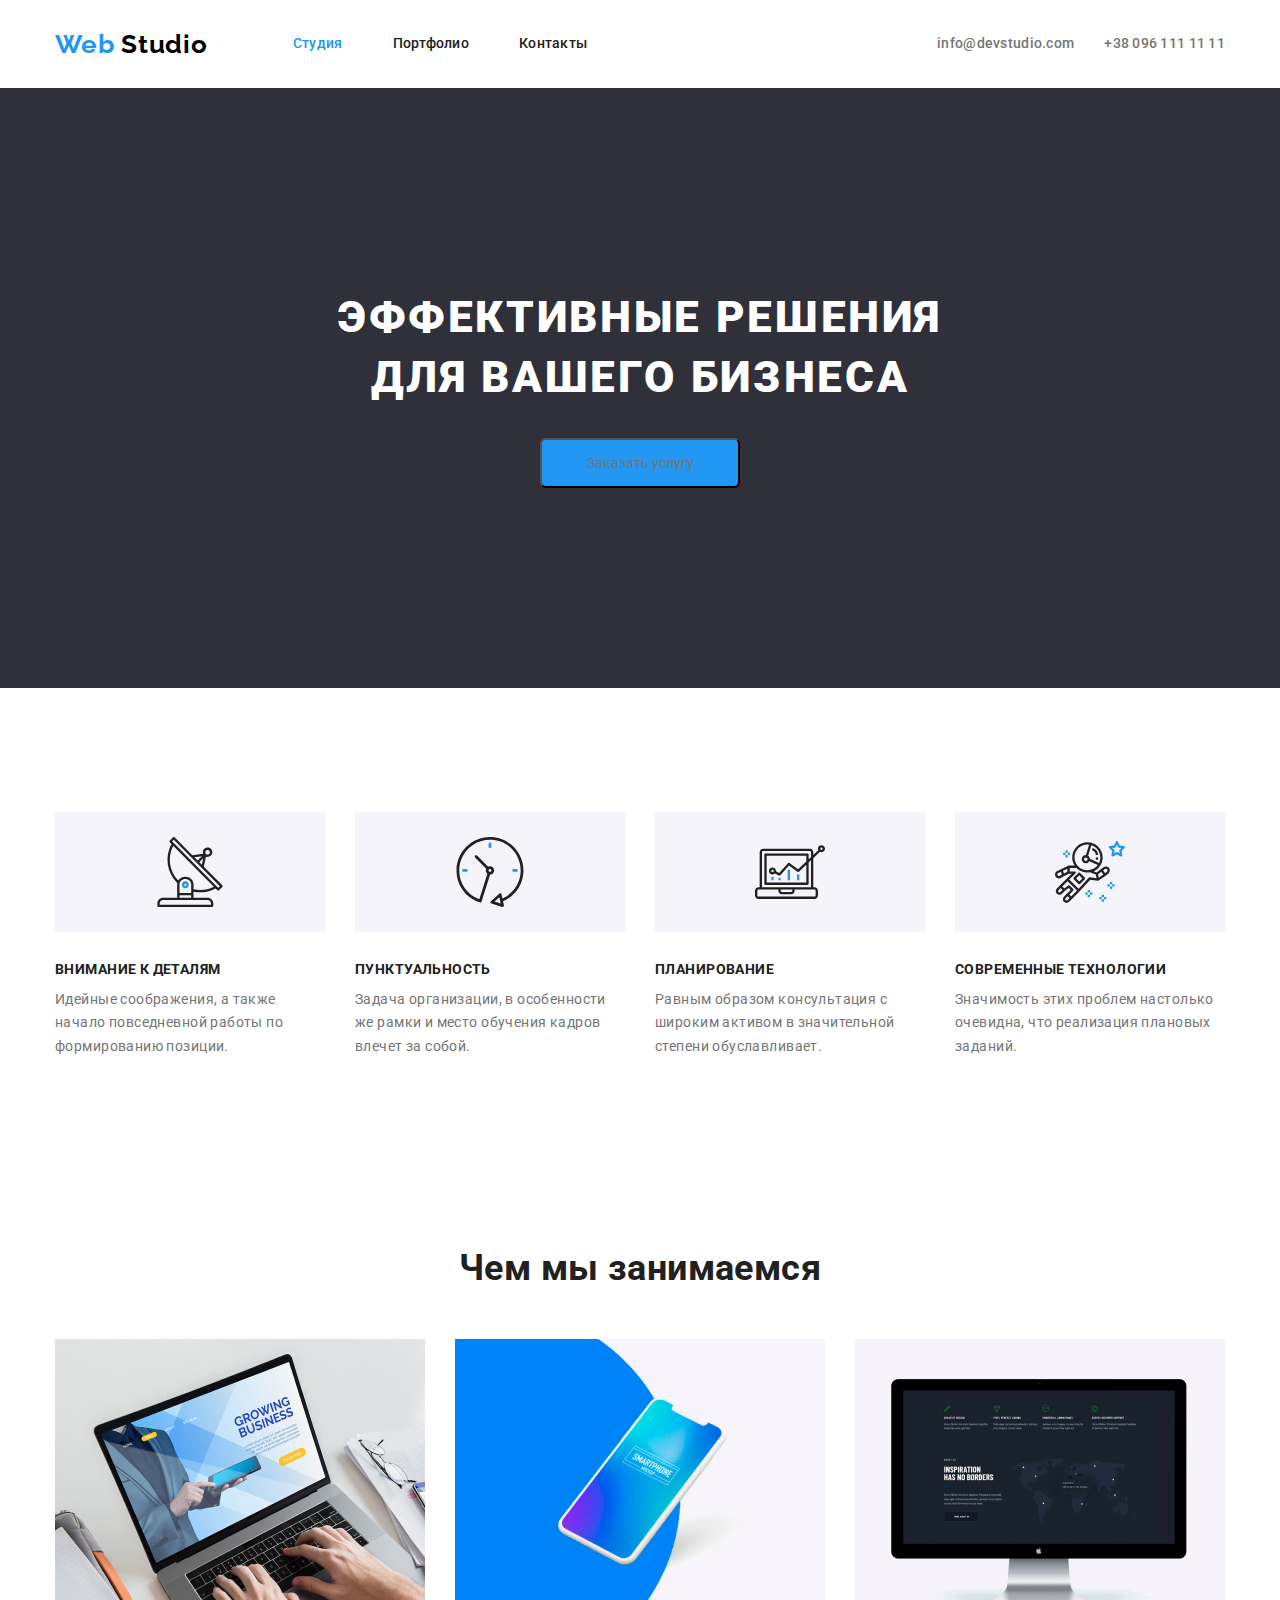
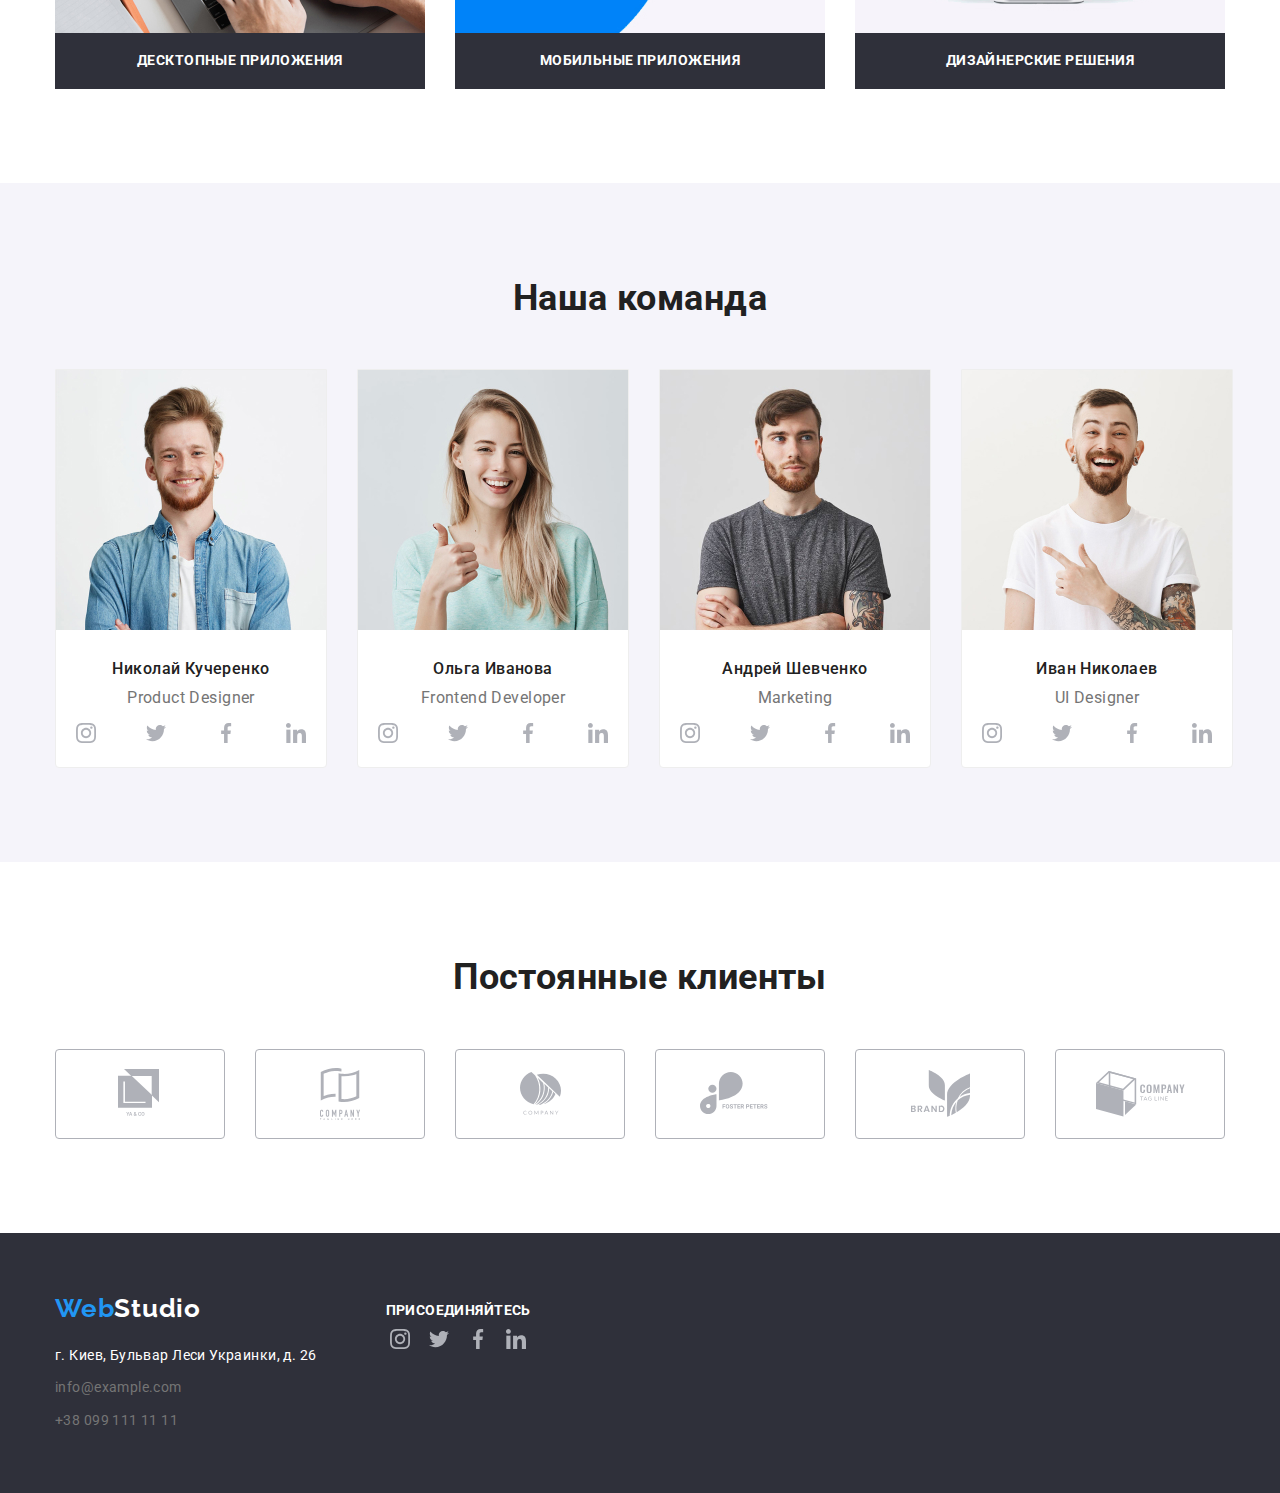
<file: index.html>
<!DOCTYPE html>
<html lang="ru">
  <head>
    <meta charset="UTF-8" />
    <meta name="viewport" content="width=device-width, initial-scale=1.0" />
    <title>WebStudio</title>
    <link
      href="https://fonts.googleapis.com/css2?family=Raleway:wght@700&family=Roboto:wght@400;500;700;900&display=swap"
      rel="stylesheet"
    />
    <link rel="stylesheet" href="./css/normalize.css" />
    <link rel="stylesheet" href="./css/style.css" />
  </head>

  <body>
    <!--Шапка сайта-->
    <header class="header">
      <div class="container">
        <nav class="navigation">
          <a href="./index.html" class="logo link"
            ><span class="header link">Web</span> Studio</a
          >
          <ul class="site-nav list">
            <li class="site-nav-item">
              <a class="site-nav-list current link" href="./index.html"
                >Студия</a
              >
            </li>
            <li class="site-nav-item">
              <a class="site-nav-list link" href="./portfolio.html"
                >Портфолио</a
              >
            </li>
            <li class="site-nav-item">
              <a class="site-nav-list link" href="">Контакты</a>
            </li>
          </ul>
        </nav>
        <div>
          <ul class="auth-nav list">
            <li class="auth-nav-item">
              <a class="auth-nav-list link" href="mailto:info@devstudio.com"
                >info@devstudio.com</a
              >
            </li>
            <li class="auth-nav-item">
              <a class="auth-nav-list link" href="tel:+380961111111"
                >+38 096 111 11 11</a
              >
            </li>
          </ul>
        </div>
      </div>
    </header>

    <main>
      <!--Герой-->
      <section class="hero">
        <div class="container-hero">
          <h1 class="hero-item">
            Эффективные решения <br />
            для вашего бизнеса
          </h1>
          <button type="button" class="modal-btn">Заказать услугу</button>
        </div>
      </section>

      <!--Преимущества-->
      <section class="section">
        <div class="container">
          <h2 hidden class="section-title">Преимущества</h2>
          <ul class="advantages-list list">
            <li class="item">
              <img class="item-img" src="./images/Icons/Group.svg" alt="Антенна"
              / width="270" height="120">
              <h3 class="title">Внимание к деталям</h3>
              <p class="decoration">
                Идейные соображения, а также начало повседневной работы по
                формированию позиции.
              </p>
            </li>
            <li class="item">
              <img class="item-img" src="./images/Icons/clock.svg" alt="Часы" /
              width="270" height="120">
              <h3 class="title">Пунктуальность</h3>
              <p class="decoration">
                Задача организации, в особенности же рамки и место обучения
                кадров влечет за собой.
              </p>
            </li>
            <li class="item">
              <img class="item-img" src="./images/Icons/diagram.svg"
              alt="Диаграмма" / width="270" height="120">
              <h3 class="title">Планирование</h3>
              <p class="decoration">
                Равным образом консультация с широким активом в значительной
                степени обуславливает.
              </p>
            </li>
            <li class="item">
              <img class="item-img" src="./images/Icons/astronaut.svg"
              alt="Астронавт" / width="270" height="120">
              <h3 class="title">Современные технологии</h3>
              <p class="decoration">
                Значимость этих проблем настолько очевидна, что реализация
                плановых заданий.
              </p>
            </li>
          </ul>
        </div>
      </section>

      <!--Чем мы занимаемся-->
      <section class="section">
        <div class="container">
          <h2 class="section-title">Чем мы занимаемся</h2>
          <ul class="working-list list">
            <li class="item">
              <img
                class="image-2"
                src="./images/Technology/box1.jpg"
                alt="Десктопные приложения"
                width="370"
              />
              <h3 class="working-list-item">Десктопные приложения</h3>
            </li>
            <li class="item">
              <img
                class="image-2"
                src="./images/Technology/box2.jpg"
                alt="Мобильные приложения"
                width="370"
              />
              <h3 class="working-list-item">Мобильные приложения</h3>
            </li>
            <li class="item">
              <img
                class="image-2"
                src="./images/Technology/box3.jpg"
                alt="Дизайнерские решения"
                width="370"
              />
              <h3 class="working-list-item">Дизайнерские решения</h3>
            </li>
          </ul>
        </div>
      </section>

      <!--Наша команда-->
      <section class="team">
        <div class="container">
          <h2 class="section-title">Наша команда</h2>
          <ul class="team-title list">
            <li class="item">
              <img
                class="master-img"
                src="./images/Team/team1.jpg"
                alt="Фото"
                width="270"
                height="260"
              />
              <h3 class="title-name">Николай Кучеренко</h3>
              <p lang="en" class="team-title-position">Product Designer</p>
              <ul class="social-list list">
                <li class="social-list-icon">
                  <a href=""
                    ><img
                      src="./images/Social/instagram.svg"
                      alt="Логотип Инстаграма"
                  /></a>
                </li>
                <li class="social-list-icon">
                  <a href=""
                    ><img
                      src="./images/Social/twitter.svg"
                      alt="Логотип Твиттера"
                  /></a>
                </li>
                <li class="social-list-icon">
                  <a href=""
                    ><img
                      src="./images/Social/facebook.svg"
                      alt="Логотип Фейсбука"
                  /></a>
                </li>
                <li class="social-list-icon">
                  <a href=""
                    ><img
                      src="./images/Social/linkedin.svg"
                      alt="Логотип Линкедина"
                  /></a>
                </li>
              </ul>
            </li>
            <li class="item">
              <img
                class="master-img"
                src="./images/Team/team2.jpg"
                alt="Фото"
                width="270"
                height="260"
              />
              <h3 class="title-name">Ольга Иванова</h3>
              <p lang="en" class="team-title-position">Frontend Developer</p>
              <ul class="social-list list">
                <li class="social-list-icon">
                  <a href=""
                    ><img
                      src="./images/Social/instagram.svg"
                      alt="Логотип Инстаграма"
                  /></a>
                </li>
                <li class="social-list-icon">
                  <a href=""
                    ><img
                      src="./images/Social/twitter.svg"
                      alt="Логотип Твиттера"
                  /></a>
                </li>
                <li class="social-list-icon">
                  <a href=""
                    ><img
                      src="./images/Social/facebook.svg"
                      alt="Логотип Фейсбука"
                  /></a>
                </li>
                <li class="social-list-icon">
                  <a href=""
                    ><img
                      src="./images/Social/linkedin.svg"
                      alt="Логотип Линкедина"
                  /></a>
                </li>
              </ul>
            </li>
            <li class="item">
              <img
                class="master-img"
                src="./images/Team/team3.jpg"
                alt="Фото"
                width="270"
                height="260"
              />
              <h3 class="title-name">Андрей Шевченко</h3>
              <p lang="en" class="team-title-position">Marketing</p>
              <ul class="social-list list">
                <li class="social-list-icon">
                  <a href=""
                    ><img
                      src="./images/Social/instagram.svg"
                      alt="Логотип Инстаграма"
                  /></a>
                </li>
                <li class="social-list-icon">
                  <a href=""
                    ><img
                      src="./images/Social/twitter.svg"
                      alt="Логотип Твиттера"
                  /></a>
                </li>
                <li class="social-list-icon">
                  <a href=""
                    ><img
                      src="./images/Social/facebook.svg"
                      alt="Логотип Фейсбука"
                  /></a>
                </li>
                <li class="social-list-icon">
                  <a href=""
                    ><img
                      src="./images/Social/linkedin.svg"
                      alt="Логотип Линкедина"
                  /></a>
                </li>
              </ul>
            </li>
            <li class="item">
              <img class="master-img class="social-list-icon""
              src="./images/Team/team4.jpg" alt="Фото" width="270" height="260"
              />
              <h3 class="title-name">Иван Николаев</h3>
              <p lang="en" class="team-title-position">UI Designer</p>
              <ul class="social-list list">
                <li class="social-list-icon">
                  <a href=""
                    ><img
                      src="./images/Social/instagram.svg"
                      alt="Логотип Инстаграма"
                  /></a>
                </li>
                <li class="social-list-icon">
                  <a href=""
                    ><img
                      src="./images/Social/twitter.svg"
                      alt="Логотип Твиттера"
                  /></a>
                </li>
                <li class="social-list-icon">
                  <a href=""
                    ><img
                      src="./images/Social/facebook.svg"
                      alt="Логотип Фейсбука"
                  /></a>
                </li>
                <li class="social-list-icon">
                  <a href=""
                    ><img
                      src="./images/Social/linkedin.svg"
                      alt="Логотип Линкедина"
                  /></a>
                </li>
              </ul>
            </li>
          </ul>
        </div>
      </section>

      <!--Постоянные клиенты-->
      <section class="section">
        <div class="container">
          <h2 class="section-title">Постоянные клиенты</h2>
          <ul class="client-list list">
            <li class="item">
              <a class="item-link" href="Логотип компании клиента" aria-label=""
                ><img src="./images/Сustomers/logo1.svg" alt="Логотип компании"
              /></a>
            </li>
            <li class="item">
              <a class="item-link" href="" aria-label="Логотип компании клиента"
                ><img src="./images/Сustomers/logo2.svg" alt="Логотип компании"
              /></a>
            </li>
            <li class="item">
              <a class="item-link" href="" aria-label="Логотип компании клиента"
                ><img src="./images/Сustomers/logo3.svg" alt="Логотип компании"
              /></a>
            </li>
            <li class="item">
              <a class="item-link" href="" aria-label="Логотип компании клиента"
                ><img src="./images/Сustomers/logo4.svg" alt="Логотип компании"
              /></a>
            </li>
            <li class="item">
              <a class="item-link" href="" aria-label="Логотип компании клиента"
                ><img src="./images/Сustomers/logo5.svg" alt="Логотип компании"
              /></a>
            </li>
            <li class="item">
              <a class="item-link" href="" aria-label="Логотип компании клиента"
                ><img src="./images/Сustomers/logo6.svg" alt="Логотип компании"
              /></a>
            </li>
          </ul>
        </div>
      </section>
    </main>

    <!--Футер-->
    <footer class="footer-section">
      <div class="container">
        <div class="contact">
          <a class="logo link" href="./index.html" lang="en"
            ><span class="footer">Web</span>Studio</a
          >
          <address class="address">
            <ul class="address-list list">
              <li class="adress-list-point">
                <a class="map link" href="https://goo.gl/maps/y4V5g4TZUduQF8Uq7"
                  >г. Киев, Бульвар Леси Украинки, д. 26</a
                >
              </li>
              <li class="adress-list-point">
                <a class="mail link" href="mailto:info@devstudio.com" lang="en"
                  >info@example.com</a
                >
              </li>
              <li class="adress-list-point">
                <a class="phone link" href="tel:+380961111111"
                  >+38 099 111 11 11</a
                >
              </li>
            </ul>
          </address>
        </div>

        <div class="join">
          <b class="title">ПРИСОЕДИНЯЙТЕСЬ</b>
          <ul class="title-list list">
            <li class="title-list-icon">
              <a href=""
                ><img
                  src="./images/Social/instagram.svg"
                  alt="Логотип Инстаграма"
              /></a>
            </li>
            <li class="title-list-icon">
              <a href=""
                ><img src="./images/Social/twitter.svg" alt="Логотип Твиттера"
              /></a>
            </li>
            <li class="title-list-icon">
              <a href=""
                ><img src="./images/Social/facebook.svg" alt="Логотип Фейсбука"
              /></a>
            </li>
            <li class="title-list-icon">
              <a href=""
                ><img
                  src="./images/Social/linkedin.svg"
                  alt="Логотип Линкедина"
              /></a>
            </li>
          </ul>
        </div>
      </div>
    </footer>
  </body>
</html>
</file>
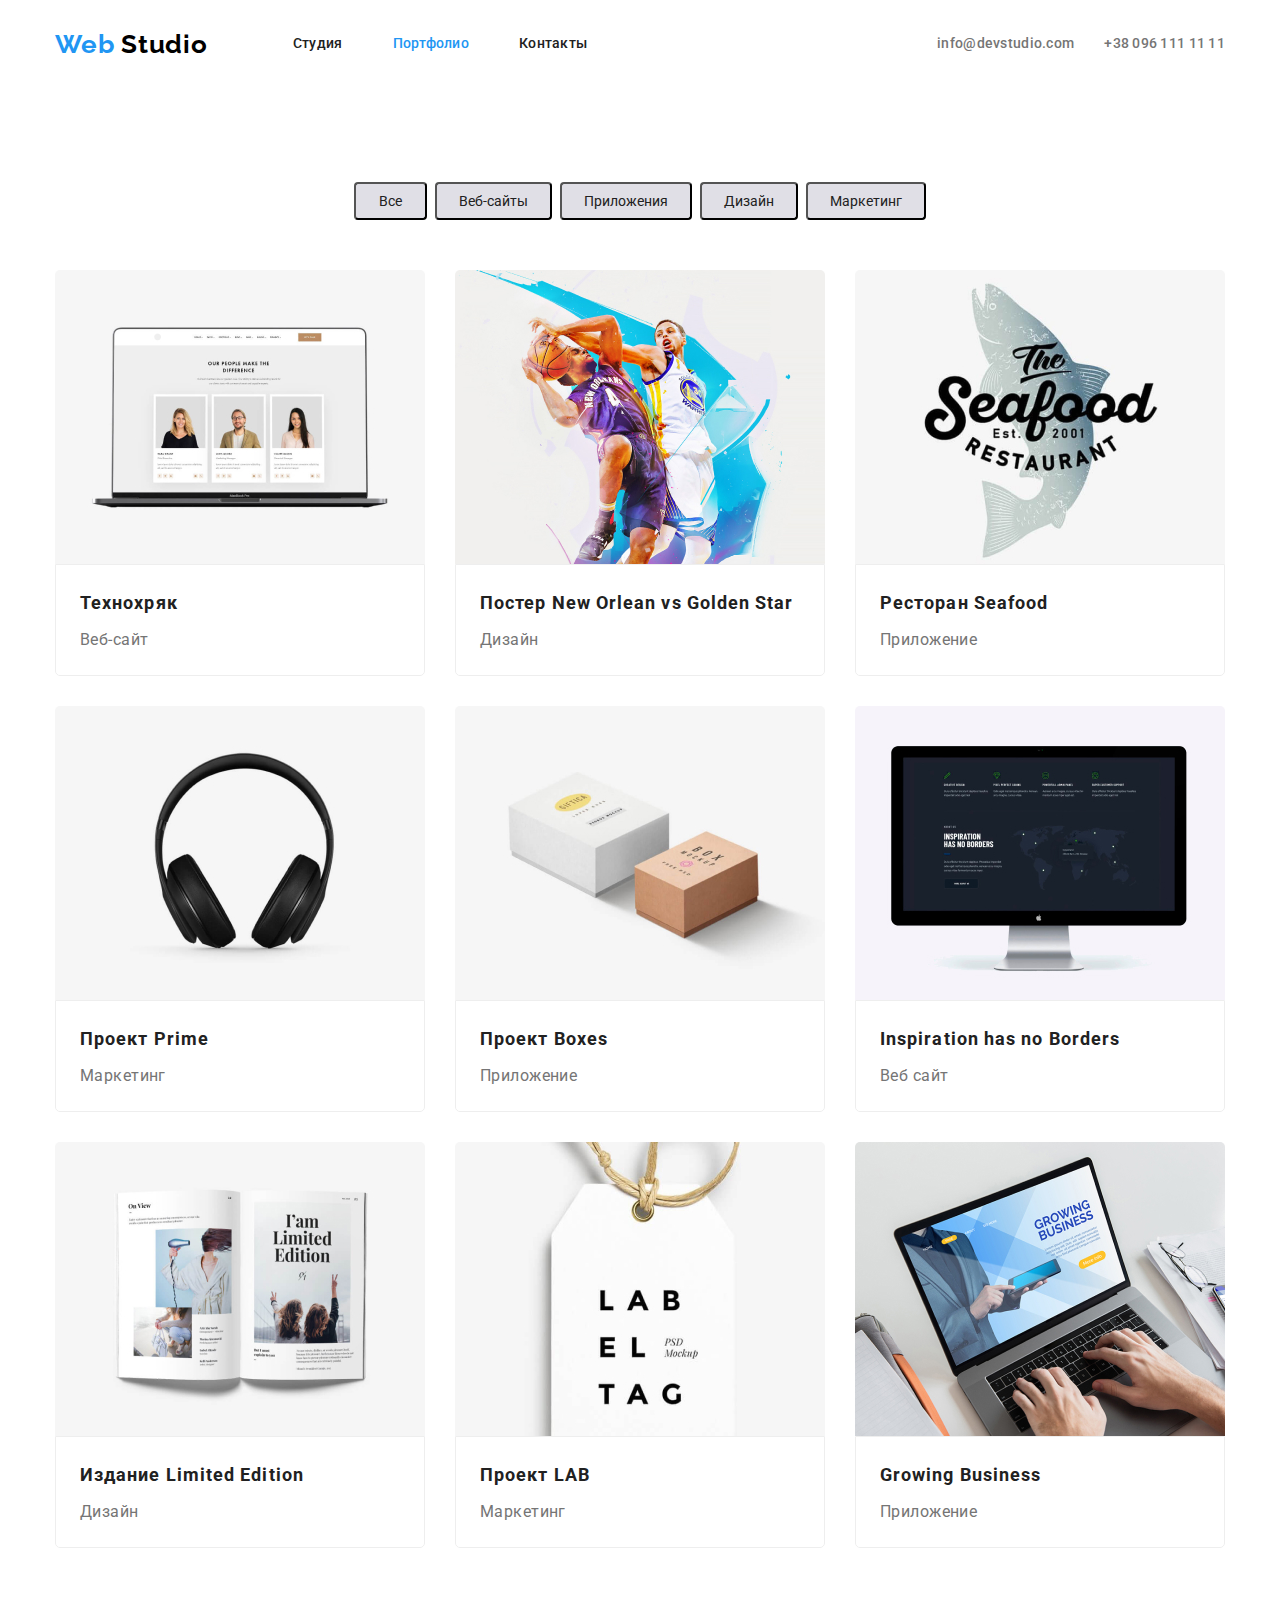
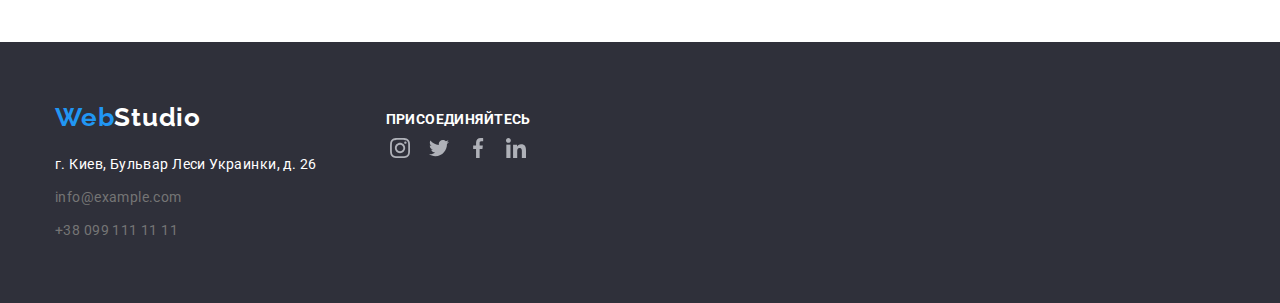
<file: portfolio.html>
<!DOCTYPE html>
<html lang="ru">
  <head>
    <meta charset="UTF-8" />
    <meta name="viewport" content="width=device-width, initial-scale=1.0" />
    <title>Portfolio</title>
    <link
      href="https://fonts.googleapis.com/css2?family=Raleway:wght@700&family=Roboto:wght@400;500;700;900&display=swap"
      rel="stylesheet"
    />
    <link rel="stylesheet" href="./css/normalize.css" />
    <link rel="stylesheet" href="./css/style.css" />
  </head>

  <body>
    <header class="header">
      <div class="container">
        <nav class="navigation">
          <a href="./index.html" class="logo link"
            ><span class="header link">Web</span> Studio</a
          >
          <ul class="site-nav list">
            <li class="site-nav-item">
              <a class="site-nav-list link" href="./index.html">Студия</a>
            </li>
            <li class="site-nav-item">
              <a class="site-nav-list current link" href="./portfolio.html"
                >Портфолио</a
              >
            </li>
            <li class="site-nav-item">
              <a class="site-nav-list link" href="">Контакты</a>
            </li>
          </ul>
        </nav>
        <div>
          <ul class="auth-nav list">
            <li class="auth-nav-item">
              <a
                class="auth-nav-list current link"
                href="mailto:info@devstudio.com"
                >info@devstudio.com</a
              >
            </li>
            <li class="auth-nav-item">
              <a class="auth-nav-list link" href="tel:+380961111111"
                >+38 096 111 11 11</a
              >
            </li>
          </ul>
        </div>
      </div>
    </header>

    <main>
      <!--Portfolio-->
      <section class="section">
        <div class="container">
          <h1 hidden>Портфолио</h1>
          <!--Кнопки фильтра-->
          <ul class="filtr-list list">
            <li class="filtr-list-button">
              <button type="button" class="button-filtr">Все</button>
            </li>
            <li class="filtr-list-button">
              <button type="button" class="button-filtr">Веб-сайты</button>
            </li>
            <li class="filtr-list-button">
              <button type="button" class="button-filtr">Приложения</button>
            </li>
            <li class="filtr-list-button">
              <button type="button" class="button-filtr">Дизайн</button>
            </li>
            <li class="filtr-list-button">
              <button type="button" class="button-filtr">Маркетинг</button>
            </li>
          </ul>

          <!--карточки-->

          <ul class="card-list list">
            <li class="card-list-number">
              <a class="link" href="">
                <img
                  src="./images/Pictures/picture1.jpg"
                  alt="Ноутбук c cайтом"
                />
                <div class="card-content">
                  <h2 class="card-list-item">Технохряк</h2>
                  <p class="text">Веб-сайт</p>
                  <p hidden class="text-popup">
                    Технокряк это современная площадка распространения
                    коронавируса. Компании используют эту платформу для
                    цифрового шпионажа и атак на защищённые сервера конкурентов.
                  </p>
                </div>
              </a>
            </li>

            <li class="card-list-number">
              <a class="link" href="">
                <img
                  src="./images/Pictures/picture2.jpg"
                  alt="Изображения баскетболистов"
                />
                <div class="card-content">
                  <h2 class="card-list-item">
                    Постер New Orlean vs Golden Star
                  </h2>
                  <p class="text">Дизайн</p>
                  <p hidden class="text-popup">
                    Lorem ipsum, dolor sit amet consectetur adipisicing elit.
                    Odit error repudiandae, unde labore tempora repellendus
                    dolorum debitis repellat laboriosam quibusdam! Reiciendis
                    molestiae ex ullam nihil recusandae accusantium dignissimos.
                    Quos, enim!
                  </p>
                </div>
              </a>
            </li>
            <li class="card-list-number">
              <a class="link" href="">
                <img
                  src="./images/Pictures/picture3.jpg"
                  alt="Ресторан Seafood"
                />
                <div class="card-content">
                  <h2 class="card-list-item">Ресторан Seafood</h2>
                  <p class="text">Приложение</p>
                  <p hidden class="text-popup">
                    Lorem ipsum, dolor sit amet consectetur adipisicing elit.
                    Odit error repudiandae, unde labore tempora repellendus
                    dolorum debitis repellat laboriosam quibusdam! Reiciendis
                    molestiae ex ullam nihil recusandae accusantium dignissimos.
                    Quos, enim!
                  </p>
                </div>
              </a>
            </li>

            <li class="card-list-number">
              <a class="link" href="">
                <img src="./images/Pictures/picture4.jpg" alt="Проект Prime" />
                <div class="card-content">
                  <h2 class="card-list-item">Проект Prime</h2>
                  <p class="text">Маркетинг</p>
                  <p hidden class="text-popup">
                    Lorem ipsum, dolor sit amet consectetur adipisicing elit.
                    Odit error repudiandae, unde labore tempora repellendus
                    dolorum debitis repellat laboriosam quibusdam! Reiciendis
                    molestiae ex ullam nihil recusandae accusantium dignissimos.
                    Quos, enim!
                  </p>
                </div>
              </a>
            </li>

            <li class="card-list-number">
              <a class="link" href="">
                <img src="./images/Pictures/picture5.jpg" alt="Проект Boxes" />
                <div class="card-content">
                  <h2 class="card-list-item">Проект Boxes</h2>
                  <p class="text">Приложение</p>
                  <p hidden class="text-popup">
                    Lorem ipsum, dolor sit amet consectetur adipisicing elit.
                    Odit error repudiandae, unde labore tempora repellendus
                    dolorum debitis repellat laboriosam quibusdam! Reiciendis
                    molestiae ex ullam nihil recusandae accusantium dignissimos.
                    Quos, enim!
                  </p>
                </div>
              </a>
            </li>

            <li class="card-list-number">
              <a class="link" href="">
                <img src="./images/Pictures/picture6.jpg" alt="Веб сайт" />
                <div class="card-content">
                  <h2 class="card-list-item">Inspiration has no Borders</h2>
                  <p class="text">Веб сайт</p>
                  <p hidden class="text-popup">
                    Lorem ipsum dolor sit amet consectetur adipisicing elit.
                    Delectus vitae asperiores quam quo vel necessitatibus cum
                    voluptatibus error, veniam laboriosam incidunt in veritatis
                    numquam, fugiat nihil, corporis enim? Veniam, culpa.
                  </p>
                </div>
              </a>
            </li>

            <li class="card-list-number">
              <a class="link" href="">
                <img
                  src="./images/Pictures/picture7.jpg"
                  alt="Издание Limited Edition"
                />
                <div class="card-content">
                  <h2 class="card-list-item">Издание Limited Edition</h2>
                  <p class="text">Дизайн</p>
                  <p hidden class="text-popup">
                    Lorem ipsum, dolor sit amet consectetur adipisicing elit.
                    Odit error repudiandae, unde labore tempora repellendus
                    dolorum debitis repellat laboriosam quibusdam! Reiciendis
                    molestiae ex ullam nihil recusandae accusantium dignissimos.
                    Quos, enim!
                  </p>
                </div>
              </a>
            </li>

            <li class="card-list-number">
              <a class="link" href="">
                <img src="./images/Pictures/picture8.jpg" alt="Проект LAB" />
                <div class="card-content">
                  <h2 class="card-list-item">Проект LAB</h2>
                  <p class="text">Маркетинг</p>
                  <p hidden class="text-popup">
                    Lorem ipsum, dolor sit amet consectetur adipisicing elit.
                    Odit error repudiandae, unde labore tempora repellendus
                    dolorum debitis repellat laboriosam quibusdam! Reiciendis
                    molestiae ex ullam nihil recusandae accusantium dignissimos.
                    Quos, enim!
                  </p>
                </div>
              </a>
            </li>
            <li class="card-list-number">
              <a class="link" href="">
                <img
                  src="./images/Pictures/picture9.jpg"
                  alt="Growing Business"
                />
                <div class="card-content">
                  <h2 class="card-list-item">Growing Business</h2>
                  <p class="text">Приложение</p>
                  <p hidden class="text-popup">
                    Lorem ipsum, dolor sit amet consectetur adipisicing elit.
                    Odit error repudiandae, unde labore tempora repellendus
                    dolorum debitis repellat laboriosam quibusdam! Reiciendis
                    molestiae ex ullam nihil recusandae accusantium dignissimos.
                    Quos, enim!
                  </p>
                </div>
              </a>
            </li>
          </ul>
        </div>
      </section>
    </main>

    <!--Футер-->
    <footer class="footer-section">
      <div class="container">
        <div class="contact">
          <a class="logo link" href="./index.html" lang="en"
            ><span class="footer">Web</span>Studio</a
          >
          <address class="address">
            <ul class="address-list list">
              <li class="adress-list-point">
                <a class="map link" href="https://goo.gl/maps/y4V5g4TZUduQF8Uq7"
                  >г. Киев, Бульвар Леси Украинки, д. 26</a
                >
              </li>
              <li class="adress-list-point">
                <a class="mail link" href="mailto:info@devstudio.com" lang="en"
                  >info@example.com</a
                >
              </li>
              <li class="adress-list-point">
                <a class="phone link" href="tel:+380961111111"
                  >+38 099 111 11 11</a
                >
              </li>
            </ul>
          </address>
        </div>

        <div class="join">
          <b class="title">ПРИСОЕДИНЯЙТЕСЬ</b>
          <ul class="title-list list">
            <li class="title-list-icon">
              <a href=""
                ><img
                  src="./images/Social/instagram.svg"
                  alt="Логотип Инстаграма"
              /></a>
            </li>
            <li class="title-list-icon">
              <a href=""
                ><img src="./images/Social/twitter.svg" alt="Логотип Твиттера"
              /></a>
            </li>
            <li class="title-list-icon">
              <a href=""
                ><img src="./images/Social/facebook.svg" alt="Логотип Фейсбука"
              /></a>
            </li>
            <li class="title-list-icon">
              <a href=""
                ><img
                  src="./images/Social/linkedin.svg"
                  alt="Логотип Линкедина"
              /></a>
            </li>
          </ul>
        </div>
      </div>
    </footer>
  </body>
</html>
</file>
<file: css/style.css>
:root {
  --primary-text-color: #757575;
  --secondary-text-color: #212121;
  --accent-color: #2196f3;
  --secondary-accent-color: #188ce8;
  --primary-white-color: #ffffff;
  --secondary-white-color: #e0dfe6;
  --primary-bcg-color: #2f303a;
  --secondary-bcg-color: #f5f4fa;
}

body {
  background-color: #ffffff;
  color: var(--primary-text-color);
  font-family: "Roboto", sans-serif;
  second-family: "Raleway", sans-serif;
  font-size: 14px;
  line-height: 1.71;
  letter-spacing: 0.03em;
}
html {
  box-sizing: border-box;
}

*,
*::before,
*::after {
  box-sizing: inherit;
  margin: 0;
  padding: 0;
}

.container {
  width: 1200px;
  padding-left: 15px;
  padding-right: 15px;
  margin-left: auto;
  margin-right: auto;
  background-color: var(--primary-white-color);
}

img {
  display: block;
}

.link {
  text-decoration: none;
}

.list {
  list-style: none;
}

/* header */

.header .container {
  display: flex;
  align-items: center;
  justify-content: space-between;
}

.navigation {
  display: flex;
  align-items: center;
}

.logo {
  font-family: "Raleway", sans-serif;
  font-weight: bold;
  font-size: 26px;
  line-height: 1.19;
  letter-spacing: 0.03em;
  color: #000000;
}

.logo .header {
  color: var(--accent-color);
}

.logo {
  margin-right: 85px;
}

.site-nav {
  display: flex;
  padding-top: 32px;
  padding-bottom: 32px;
}

.site-nav-item:not(:last-child) {
  margin-right: 50px;
}

.site-nav-list .logo {
  font-family: "Raleway", sans-serif;
  font-weight: bold;
  font-size: 26px;
  line-height: 1.19;
  letter-spacing: 0.03em;
  color: #000000;
}

.logo .header {
  color: var(--accent-color);
}

.site-nav .site-nav-list {
  font-weight: 500;
  font-size: 14px;
  line-height: 1.14;
  letter-spacing: 0.02em;
  color: var(--secondary-text-color);
}

.site-nav .link.current {
  color: var(--accent-color);
}

.site-nav .link:hover,
.site-nav .link:focus {
  color: var(--accent-color);
}

.site-nav-list {
  padding-top: 32px;
  padding-bottom: 32px;
}

.auth-nav {
  display: flex;
  align-items: center;
}

.auth-nav :not(:last-child) {
  margin-right: 30px;
}

.auth-nav .site-nav-list {
  padding-top: 32px;
  padding-bottom: 32px;
}

.auth-nav .auth-nav-list {
  font-weight: 500;
  font-size: 14px;
  line-height: 1.14;
  letter-spacing: 0.02em;
  color: var(--primary-text-color);
}

.auth-nav .link:hover,
.auth-nav .link:focus {
  color: var(--accent-color);
}

/* Hero */

.hero {
  text-align: center;
  margin-bottom: 30px;
}

.hero .container-hero {
  background-color: var(--primary-bcg-color);
  padding-top: 200px;
  padding-bottom: 200px;
}

.hero-item {
  margin-top: 0px;
  margin-bottom: 30px;
  font-weight: 900;
  font-size: 44px;
  line-height: 1.36;
  text-align: center;
  letter-spacing: 0.06em;
  text-transform: uppercase;
  color: var(--primary-white-color);
}

.modal-btn {
  display: inline-block;
  font-family: inherit;
  background-color: var(--accent-color);
  color: var(--primary-text-color);
  padding: 10px 32px;
  min-width: 200px;
  border-radius: 6px;
  height: 50px;
}

.modal-btn:hover {
  background-color: var(--secondary-accent-color);
}

/* Advantages */
.section .container {
  display: flex;
  padding-top: 94px;
  padding-bottom: 94px;
}

.advantages-list {
  display: flex;
  justify-content: space-between;
}

.item {
  display: flex;
  flex-direction: column;
}

.item-img {
  background-color: var(--secondary-bcg-color);
  padding: 25px 100px;
  margin-bottom: 30px;
}

.item:not(:last-child) {
  margin-right: 30px;
}

.title {
  font-weight: bold;
  font-size: 14px;
  line-height: 1.14;
  text-transform: uppercase;
  color: var(--secondary-text-color);
  margin-bottom: 10px;
}

.decoration {
  color: var(--primary-text-color);
}

/*  Working*/

.section .container {
  display: flex;
  flex-direction: column;
}

.working-list {
  display: flex;
}

.section-title {
  font-weight: bold;
  font-size: 36px;
  line-height: 1.17;
  text-align: center;
  color: var(--secondary-text-color);
  margin-bottom: 50px;
}

.working-list-item {
  font-weight: bold;
  font-size: 14px;
  line-height: 1.14px;
  text-align: center;
  text-transform: uppercase;
  color: var(--primary-white-color);
  padding-top: 27px;
  padding-bottom: 27px;
  background-color: var(--primary-bcg-color);
}

/* Our team */

.team {
  background-color: var(--secondary-bcg-color);
}

.team .container {
  background-color: var(--secondary-bcg-color);
  padding-top: 94px;
  padding-bottom: 94px;
}

.team-title {
  display: flex;
  align-content: space-between;
}

.team-title .item {
  background-color: var(--primary-white-color);
  border: 1px solid #eeeeee;
  border-radius: 0px 0px 4px 4px;
}

.team-title-info {
  display: flex;
  flex-direction: column;
}

.title-name {
  font-weight: 500;
  font-size: 16px;
  line-height: 1.18;
  text-align: center;
  color: var(--secondary-text-color);
  padding-top: 30px;
  margin-bottom: 10px;
}

.social-list {
  display: flex;
  justify-content: space-around;
  padding-bottom: 24px;
}

.social-list-icon:not(:last-child) {
  margin-right: 10px;
}

.team-title-position {
  font-size: 16px;
  line-height: 1.18;
  text-align: center;
  color: var(--primary-text-color);
  margin-bottom: 16px;
}
/* Clients */

.client-list {
  display: flex;
  justify-content: space-around;
}

.item-link {
  display: flex;
  width: 170px;
  height: 90px;
  justify-content: center;
  align-items: center;
  border-radius: 4px;
  border: 1px solid #afb1b8;
}
/* footer */
.footer-section {
  background-color: var(--primary-bcg-color);
}

.footer-section .container {
  display: flex;
  background-color: var(--primary-bcg-color);
}

.contact {
  padding-top: 60px;
  padding-bottom: 60px;
  margin-right: 69px;
}

.footer-section .logo {
  display: flex;
  color: var(--primary-white-color);
  margin-bottom: 20px;
}
.footer {
  color: var(--accent-color);
}

.adress-list {
  display: flex;
}

.adress-list-point:not(:last-child) {
  margin-bottom: 9px;
}

.join {
  padding-top: 70px;
  padding-bottom: 100px;
}

.title {
  display: block;
}

.title-list {
  display: flex;
  justify-content: space-around;
}

.title-list-icon:not(:last-child) {
  margin-right: 10px;
}

.mail,
.phone {
  font-style: normal;
  line-height: 1.71px;
  color: var(--primary-text-color);
}

.mail:hover,
.mail:focus {
  color: var(--accent-color);
}

.phone:hover,
.phone:focus {
  color: var(--accent-color);
}

.map {
  font-style: normal;
  color: var(--primary-white-color);
}
.footer-section .title {
  font-weight: bold;
  text-transform: uppercase;
  color: var(--primary-white-color);
}
/* portfolio */

.filtr-list {
  display: flex;
  justify-content: center;

  margin-bottom: 50px;
}

.filtr-list-button:not(:last-child) {
  margin-right: 8px;
}

.filtr-list-button .button-filtr {
  color: var(--secondary-text-color);
  background-color: var(--secondary-white-color);
  display: inline-block;
  font-family: inherit;
  min-width: 73px;
  border-radius: 4px;
  height: 38px;
  padding: 6px 22px;
}

.button-filtr:hover,
.button-filtr:focus {
  color: var(--accent-color);
}

.card-list {
  display: flex;
  flex-wrap: wrap;
  background-color: ;
}

.card-list-number {
  display: flex;
  /* width: calc((100%-60) / 3); */
  width: 370px;
  border-top-left-radius: 5px;
  border-top-right-radius: 5px;
  margin-right: 30px;
  margin-bottom: 30px;
  overflow: hidden;
}

.card-content {
  border: 1px solid #eeeeee;
  border-bottom-left-radius: 5px;
  border-bottom-right-radius: 5px;
}

.card-list-number:nth-child(3n) {
  margin-right: 0;
}

.card-list-number:nth-last-child(-n + 3) {
  margin-bottom: 0;
}

.card-list .card-list-item {
  font-weight: bold;
  font-size: 18px;
  line-height: 2;
  letter-spacing: 0.06em;
  color: var(--secondary-text-color);
  padding-top: 20px;
  padding-left: 24px;
  padding-right: 24px;
  margin-bottom: 4px;
}

.card-list .text {
  font-size: 16px;
  line-height: 1.88;
  color: var(--primary-text-color);
  padding-left: 24px;
  padding-right: 24px;
  padding-bottom: 20px;
}

.card-list .text-popup {
  font-size: 18px;
  line-height: 1.56;
  color: var(--primary-white-color);
}
</file>
